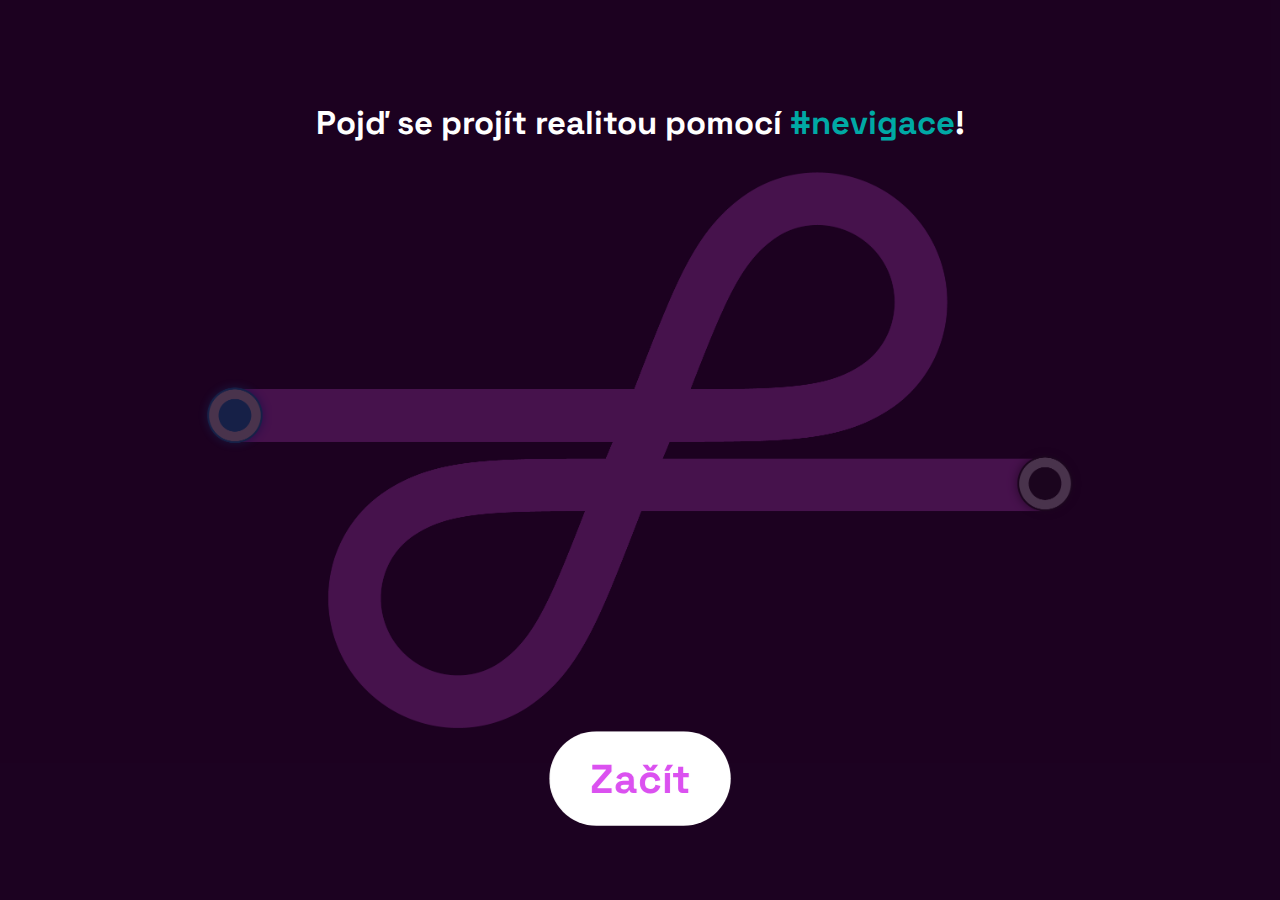
<file: index.html>
<!DOCTYPE html>
<html>
<head>

  <title>Nevigace</title>
  <meta charset="utf-8">
  <meta name="description" content="Nevigace dává uživateli možnost zkusit si projít realitu nezávisle na strukturách on-line map, podle kterých běžně vnímáme reálný prostor." />
  <meta name="keywords" content="mapa, mapy, navigace, vizualove, umělecký projekt, studentský projekt, vizuální design, spekulativní grafický design" />
  <meta name="author" content="Terezie Hodanová, Tereza Pöthe" />

  <link rel="preconnect" href="https://fonts.googleapis.com">
  <link rel="preconnect" href="https://fonts.gstatic.com" crossorigin>
  <link href="https://fonts.googleapis.com/css2?family=Space+Grotesk:wght@300;400;500;600;700&display=swap" rel="stylesheet">

  <script src='https://api.mapbox.com/mapbox-gl-js/v2.6.1/mapbox-gl.js'></script>
  <link href='https://api.mapbox.com/mapbox-gl-js/v2.6.1/mapbox-gl.css' rel='stylesheet' />

  <link rel="stylesheet" type="text/css" href="style.css">
  <meta name="viewport" content="width=device-width, height=device-height, initial-scale=1.0, maximum-scale=1.0, user-scalable=no" />

  <link rel="apple-touch-icon" sizes="180x180" href="favicon/apple-touch-icon.png">
  <link rel="icon" type="image/png" sizes="32x32" href="favicon/favicon-32x32.png">
  <link rel="icon" type="image/png" sizes="16x16" href="favicon/favicon-16x16.png">
  <link rel="manifest" href="favicon/site.webmanifest">
  <link rel="mask-icon" href="favicon/safari-pinned-tab.svg" color="#2d1353">
  <meta name="msapplication-TileColor" content="#2d1353">
  <meta name="theme-color" content="#1C0221">

   <script src="vunit.js"></script>

   <script>
     new vUnit({
       CSSMap: {
         // The selector (vUnit will create rules ranging from .selector1 to .selector100)
         '.vh_height': {
           // The CSS property (any CSS property that accepts px as units)
           property: 'height',
           // What to base the value on (vh, vw, vmin or vmax)
           reference: 'vh'
         },
         '.vw_width': {
           property: 'width',
           reference: 'vw'
         },
         '.vh_font-size': {
           property: 'font-size',
           reference: 'vh'
         },
         '.vh_font-size': {
           property: 'font-size',
           reference: 'vh'
         },vh_
       },
       onResize: function() {}
     }).init();
   </script>

</head>
<body>
  <main>

    <div class="layer2"></div>

    <div class="layer3">
        <div class="box2">
            <h1><br>Pojď se projít realitou pomocí <p2>#nevigace</p2>!</h1>
        </div>
    </div>

    <div class="layer3">
        <button class="button" id="zacit" onclick="window.location.href='vyber.html';">
          Začít
        </button>
    </div>

    <img src="sources/logo.png" id="logo-uvod">

    <div id='map'></div>

  </main>
</body>
<script src="uvod.js"></script>
</html>
</file>
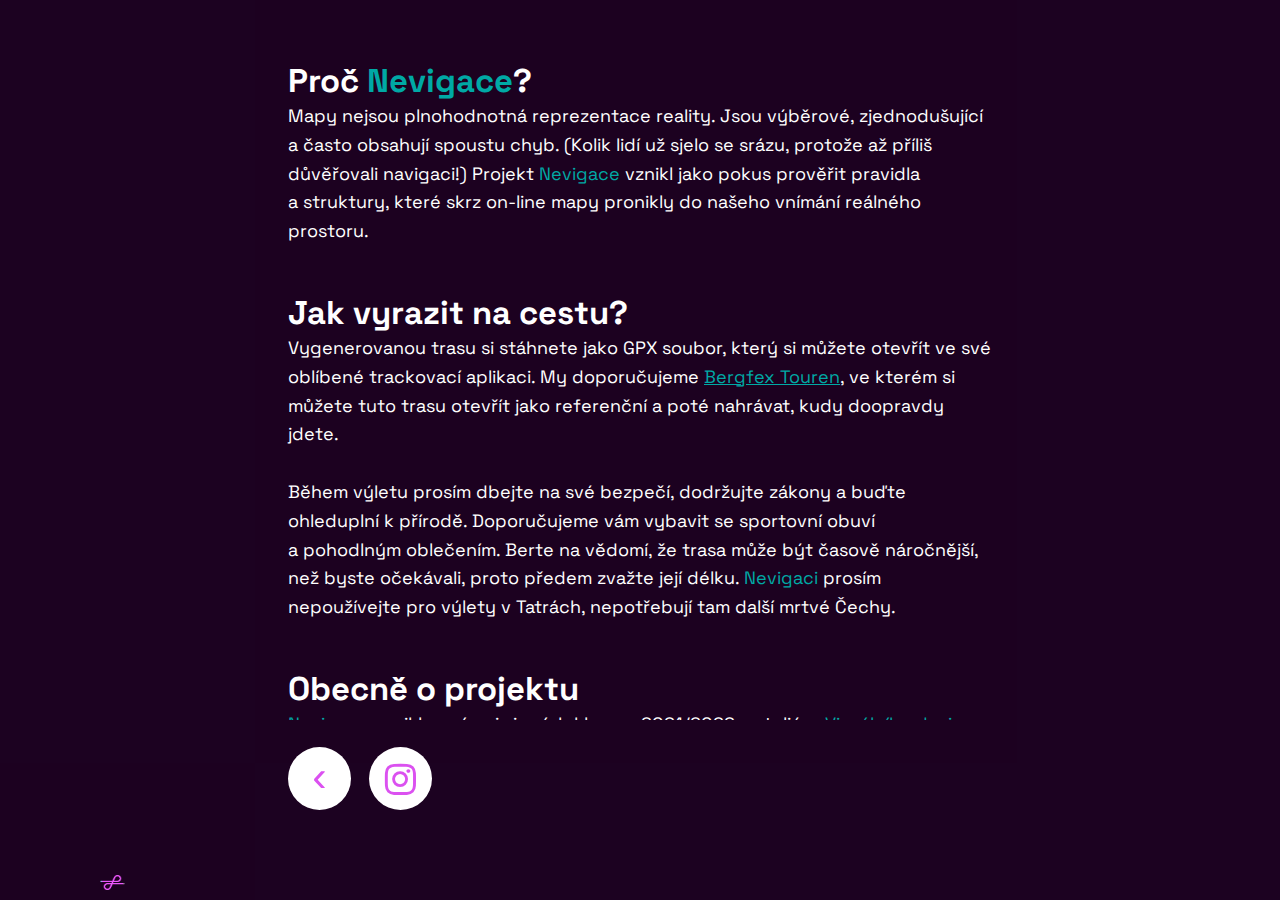
<file: onas.html>
<!DOCTYPE html>
<html>
<head>

    <title>O projektu – Nevigace</title>
    <meta charset="utf-8">
    <meta name="description" content="Nevigace dává uživateli možnost zkusit si projít realitu nezávisle na strukturách on-line map, podle kterých běžně vnímáme reálný prostor." />
    <meta name="keywords" content="mapa, mapy, navigace, vizualove, umělecký projekt, studentský projekt, vizuální design, spekulativní grafický design" />
    <meta name="author" content="Terezie Hodanová, Tereza Pöthe" />

    <link rel="preconnect" href="https://fonts.googleapis.com">
    <link rel="preconnect" href="https://fonts.gstatic.com" crossorigin>
    <link href="https://fonts.googleapis.com/css2?family=Space+Grotesk:wght@300;400;500;600;700&display=swap" rel="stylesheet">

    <script src='https://api.mapbox.com/mapbox-gl-js/v2.6.1/mapbox-gl.js'></script>
    <link href='https://api.mapbox.com/mapbox-gl-js/v2.6.1/mapbox-gl.css' rel='stylesheet' />

    <link rel="stylesheet" type="text/css" href="style.css">
    <meta name="viewport" content="width=device-width, height=device-height, initial-scale=1.0, maximum-scale=1.0, user-scalable=no" />

    <link rel="apple-touch-icon" sizes="180x180" href="favicon/apple-touch-icon.png">
    <link rel="icon" type="image/png" sizes="32x32" href="favicon/favicon-32x32.png">
    <link rel="icon" type="image/png" sizes="16x16" href="favicon/favicon-16x16.png">
    <link rel="manifest" href="favicon/site.webmanifest">
    <link rel="mask-icon" href="favicon/safari-pinned-tab.svg" color="#2d1353">
    <meta name="msapplication-TileColor" content="#2d1353">
    <meta name="theme-color" content="#1C0221">

     <script src="vunit.js"></script>

     <!-- Instantiate vUnit.js passing a CSSMap with properties you want to play with -->
     <script>
       new vUnit({
         CSSMap: {
           // The selector (vUnit will create rules ranging from .selector1 to .selector100)
           '.vh_height': {
             // The CSS property (any CSS property that accepts px as units)
             property: 'height',
             // What to base the value on (vh, vw, vmin or vmax)
             reference: 'vh'
           },
           '.vw_width': {
             property: 'width',
             reference: 'vw'
           },
           '.vh_font-size': {
             property: 'font-size',
             reference: 'vh'
           },
         },
         onResize: function() {}
       }).init();
     </script>

</head>
<body>
  <main>

    <div class="layer2"></div>

    <div class="layer3">
        <div class="box3">
            <h1>Proč <p2>Nevigace</p2>?</h1>
              <p>Mapy nejsou plnohodnotná reprezentace reality. Jsou výběrové, zjednodušující a&nbsp;často obsahují spoustu chyb. (Kolik lidí už sjelo se srázu, protože až příliš důvěřovali navigaci!)
              Projekt <p2>Nevigace</p2> vznikl jako pokus prověřit pravidla a&nbsp;struktury, které skrz on-line mapy pronikly do našeho vnímání reálného prostoru.</p>
              <br><br>
            <h1>Jak vyrazit na cestu?</h1>
              <p>Vygenerovanou trasu si stáhnete jako GPX soubor, který si můžete otevřít ve své oblíbené trackovací aplikaci. My doporučujeme <p3 onclick="window.open('https://www.bergfex.cz/apps/','_blank')">Bergfex Touren</p3>, ve kterém si můžete tuto trasu otevřít jako referenční a&nbsp;poté nahrávat, kudy doopravdy jdete.
              <br><br>
              Během výletu prosím dbejte na své bezpečí, dodržujte zákony a&nbsp;buďte ohleduplní k&nbsp;přírodě. Doporučujeme vám vybavit se sportovní obuví a&nbsp;pohodlným oblečením. Berte na vědomí, že trasa může být časově náročnější, než byste očekávali, proto předem zvažte její délku. <p2>Nevigaci</p2> prosím nepoužívejte pro výlety v&nbsp;Tatrách, nepotřebují tam další mrtvé Čechy.</p>
              <br><br>
            <h1>Obecně o projektu</h1>
              <p><p2>Nevigace</p2> vznikla v&nbsp;rámci zimních klauzur 2021/2022 v&nbsp;ateliéru <p3 onclick="window.open('https://fud.ujep.cz/ateliery/vizualni-design/','_blank')">Vizuálního designu</p3> FUD UJEP. Autorkami jsou <p3 onclick="window.open('https://www.instagram.com/te.ma.ho.graphic/','_blank')">Terezie&nbsp;Hodanová</p3> a&nbsp;<p3 onclick="window.open('https://www.instagram.com/vizualniterapie/','_blank')">Tereza&nbsp;Pöthe</p3>. Obrovský dík patří Filipu Richterovi za nadšenou pomoc s&nbsp;JavaScriptem! Na <p2>Nevigaci</p2> stále pracujeme, proto se omlouváme za případné nedostatky. Pokud by vás zajímalo více z&nbsp;procesu jejího vzniku, najdete to <p3 onclick="window.open('proces.html','_blank')">zde</p3>.
              Momentálně nefunguje nastavení vzdálenosti a&nbsp;exportuje se .geojson soubor.</p>
        </div>
    </div>

    <ul id="tlacitkatrasa">
      <li><button class="button-ig" id="zpet" onclick="zpet();">
          &#8249;
      </button></li>

      <li><button class="button-ig" id="ig" button onclick="window.open('https://www.instagram.com/nevigace/','_blank')">
          <a href="#" class="fa fa-instagram"></a>
           <link rel="stylesheet" href="https://cdnjs.cloudflare.com/ajax/libs/font-awesome/4.7.0/css/font-awesome.min.css">
      </button></li>
    </ul>

    <img src="sources/logo.png" id="logo">

    <div id='map'></div>

  </main>
</body>
<script src="uvod.js"></script>
</html>
</file>
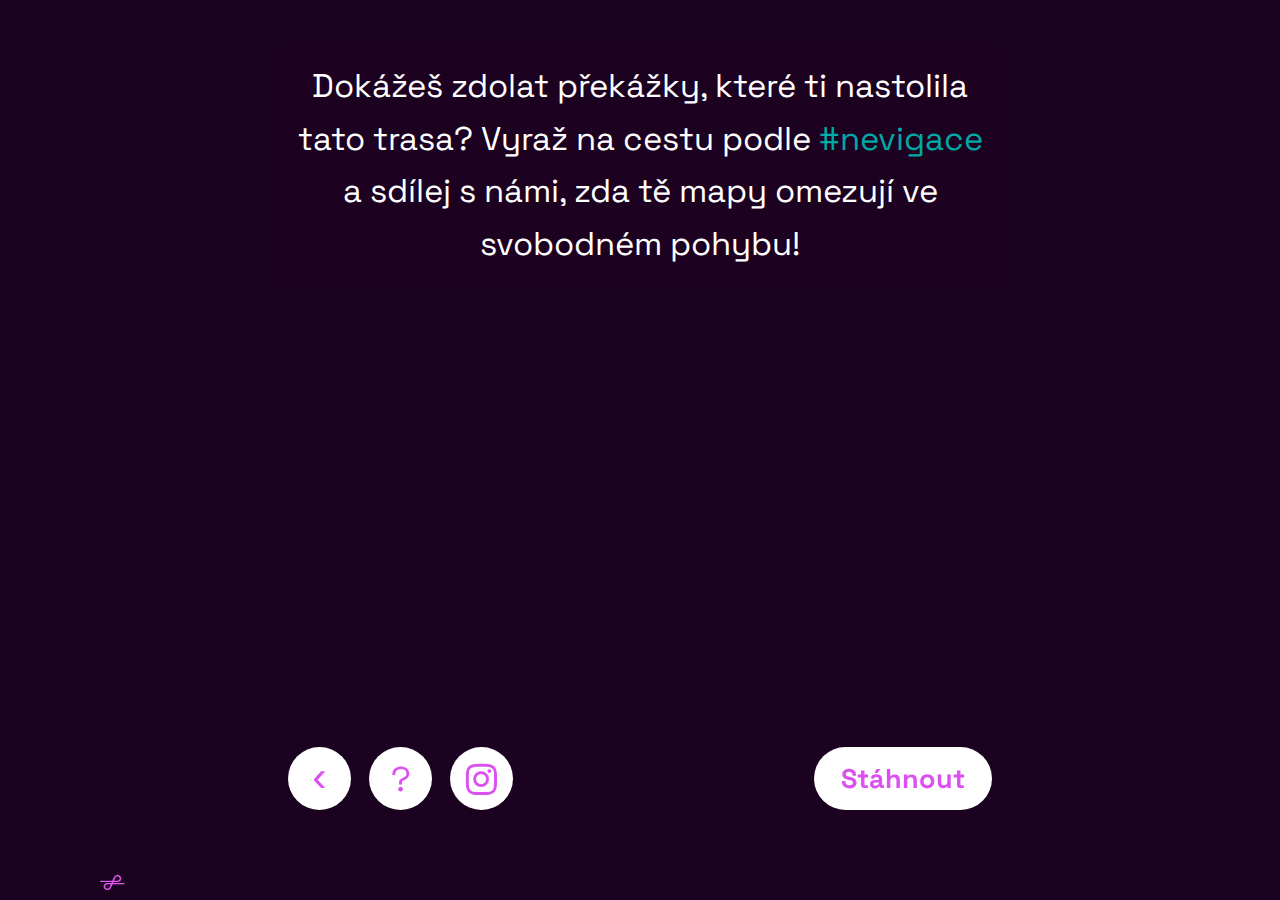
<file: trasa.html>
<!DOCTYPE html>
<html>
<head>

    <title>Vaše trasa – Nevigace</title>
    <meta charset="utf-8">
    <meta name="description" content="Nevigace dává uživateli možnost zkusit si projít realitu nezávisle na strukturách on-line map, podle kterých běžně vnímáme reálný prostor." />
    <meta name="keywords" content="mapa, mapy, navigace, vizualove, umělecký projekt, studentský projekt, vizuální design, spekulativní grafický design" />
    <meta name="author" content="Terezie Hodanová, Tereza Pöthe" />

    <link rel="preconnect" href="https://fonts.googleapis.com">
    <link rel="preconnect" href="https://fonts.gstatic.com" crossorigin>
    <link href="https://fonts.googleapis.com/css2?family=Space+Grotesk:wght@300;400;500;600;700&display=swap" rel="stylesheet">

    <script src='https://api.mapbox.com/mapbox-gl-js/v2.6.1/mapbox-gl.js'></script>
    <link href='https://api.mapbox.com/mapbox-gl-js/v2.6.1/mapbox-gl.css' rel='stylesheet' />

    <link rel="stylesheet" type="text/css" href="style.css">
    <meta name="viewport" content="width=device-width, height=device-height, initial-scale=1.0, maximum-scale=1.0, user-scalable=no" />

    <link rel="apple-touch-icon" sizes="180x180" href="favicon/apple-touch-icon.png">
    <link rel="icon" type="image/png" sizes="32x32" href="favicon/favicon-32x32.png">
    <link rel="icon" type="image/png" sizes="16x16" href="favicon/favicon-16x16.png">
    <link rel="manifest" href="favicon/site.webmanifest">
    <link rel="mask-icon" href="favicon/safari-pinned-tab.svg" color="#2d1353">
    <meta name="msapplication-TileColor" content="#2d1353">
    <meta name="theme-color" content="#1C0221">

    <script src="vunit.js"></script>

     <!-- Instantiate vUnit.js passing a CSSMap with properties you want to play with -->
    <script>
       new vUnit({
         CSSMap: {
           // The selector (vUnit will create rules ranging from .selector1 to .selector100)
           '.vh_height': {
             // The CSS property (any CSS property that accepts px as units)
             property: 'height',
             // What to base the value on (vh, vw, vmin or vmax)
             reference: 'vh'
           },
           '.vw_width': {
             property: 'width',
             reference: 'vw'
           },
           '.vh_font-size': {
             property: 'font-size',
             reference: 'vh'
           },
         },
         onResize: function() {}
       }).init();
    </script>

    <script src="load_map_images.js"></script>
   	<script src="generator_trasy.js"></script>

</head>
<body>
  <main>

    <div class="layer3">
        <div class="box">
            <p>Dokážeš zdolat překážky, které ti nastolila tato trasa? Vyraž na cestu podle <p2>#nevigace</p2> a&nbsp;sdílej s&nbsp;námi, zda tě mapy omezují ve svobodném pohybu!</p>
        </div>
    </div>

    <ul id="tlacitkatrasa">
        <li><button class="button-ig" id="zpet" button onclick="window.location.href='index.html';">
          &#8249;
        </button></li>

        <li><button class="button-ig" id="my" onclick="onas();">
          ?
        </button></li>

        <li><button class="button-ig" id="ig" button onclick="window.open('https://www.instagram.com/nevigace/','_blank')">
          <a href="#" class="fa fa-instagram"></a>
           <link rel="stylesheet" href="https://cdnjs.cloudflare.com/ajax/libs/font-awesome/4.7.0/css/font-awesome.min.css">
        </button></li>
    </ul>

    <div class="layer3">
      <button class="button" id="stahujjson">
        Stáhnout
      </button>
      <a id="export_link"/>
    </div>

    <img src="sources/logo.png" id="logo">

    <div id='map'></div>

  </main>
</body>
<script src="trasa.js"></script>
</html>
</file>
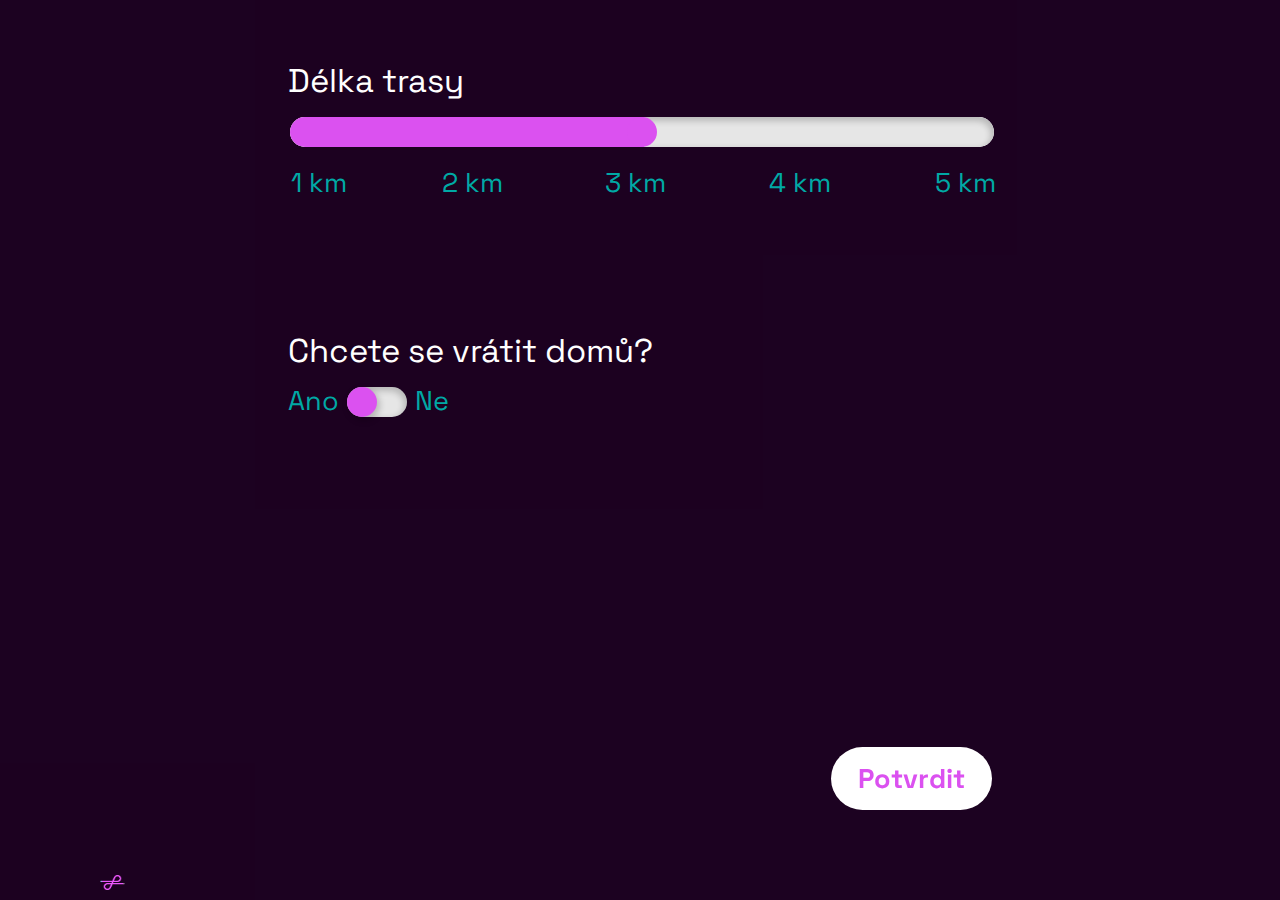
<file: volby.html>
<!DOCTYPE html>
<html>
<head>

    <title>Volby trasy – Nevigace</title>
    <meta charset="utf-8">
    <meta name="description" content="Nevigace dává uživateli možnost zkusit si projít realitu nezávisle na strukturách on-line map, podle kterých běžně vnímáme reálný prostor." />
    <meta name="keywords" content="mapa, mapy, navigace, vizualove, umělecký projekt, studentský projekt, vizuální design, spekulativní grafický design" />
    <meta name="author" content="Terezie Hodanová, Tereza Pöthe" />

    <link rel="preconnect" href="https://fonts.googleapis.com">
    <link rel="preconnect" href="https://fonts.gstatic.com" crossorigin>
    <link href="https://fonts.googleapis.com/css2?family=Space+Grotesk:wght@300;400;500;600;700&display=swap" rel="stylesheet">

    <script src='https://api.mapbox.com/mapbox-gl-js/v2.6.1/mapbox-gl.js'></script>
    <link href='https://api.mapbox.com/mapbox-gl-js/v2.6.1/mapbox-gl.css' rel='stylesheet' />

    <link rel="stylesheet" type="text/css" href="style.css">
    <meta name="viewport" content="width=device-width, height=device-height, initial-scale=1.0, maximum-scale=1.0, user-scalable=no" />

    <link rel="apple-touch-icon" sizes="180x180" href="favicon/apple-touch-icon.png">
    <link rel="icon" type="image/png" sizes="32x32" href="favicon/favicon-32x32.png">
    <link rel="icon" type="image/png" sizes="16x16" href="favicon/favicon-16x16.png">
    <link rel="manifest" href="favicon/site.webmanifest">
    <link rel="mask-icon" href="favicon/safari-pinned-tab.svg" color="#2d1353">
    <meta name="msapplication-TileColor" content="#2d1353">
    <meta name="theme-color" content="#1C0221">

     <script src="vunit.js"></script>

     <!-- Instantiate vUnit.js passing a CSSMap with properties you want to play with -->
     <script>
       new vUnit({
         CSSMap: {
           // The selector (vUnit will create rules ranging from .selector1 to .selector100)
           '.vh_height': {
             // The CSS property (any CSS property that accepts px as units)
             property: 'height',
             // What to base the value on (vh, vw, vmin or vmax)
             reference: 'vh'
           },
           '.vw_width': {
             property: 'width',
             reference: 'vw'
           },
           '.vh_font-size': {
             property: 'font-size',
             reference: 'vh'
           },
         },
         onResize: function() {}
       }).init();
     </script>

</head>
<body>
  <main>
        <div class="layer2"></div>

        <div class="layer3">
            <div class="slidecontainer" width="100%">
              <p>Délka trasy</p>
              <input type="range" min="0" max="4" class="slider2" id="distanceSlider">
              <table>
                <tr>
                  <td><p1>1 km</p1></td>
                  <td><p1>2 km</p1></td>
                  <td><p1>3 km</p1></td>
                  <td><p1>4 km</p1></td>
                  <td><p1>5 km</p1></td>
                </tr>
              </table>
            </div>
            <br>
            <div class="slidecontainer2" width="100%">
        			<p>Chcete se vrátit domů?</p>
        			<p1>Ano</p1>
        			<label class="switch">
        				<input type="checkbox" id="returnSwitch" />
        				<span class="slider round"></span>
        			</label>
        			<p1>Ne</p1>
        		</div>
      </div>

      <div class="layer3">
          <button class="button" id="potvrdit" onclick="submit();">
            Potvrdit
          </button>
      </div>

      <img src="sources/logo.png" id="logo">

      <div id='map'></div>

  </main>
</body>
<script src="volby.js"></script>
</html>
</file>
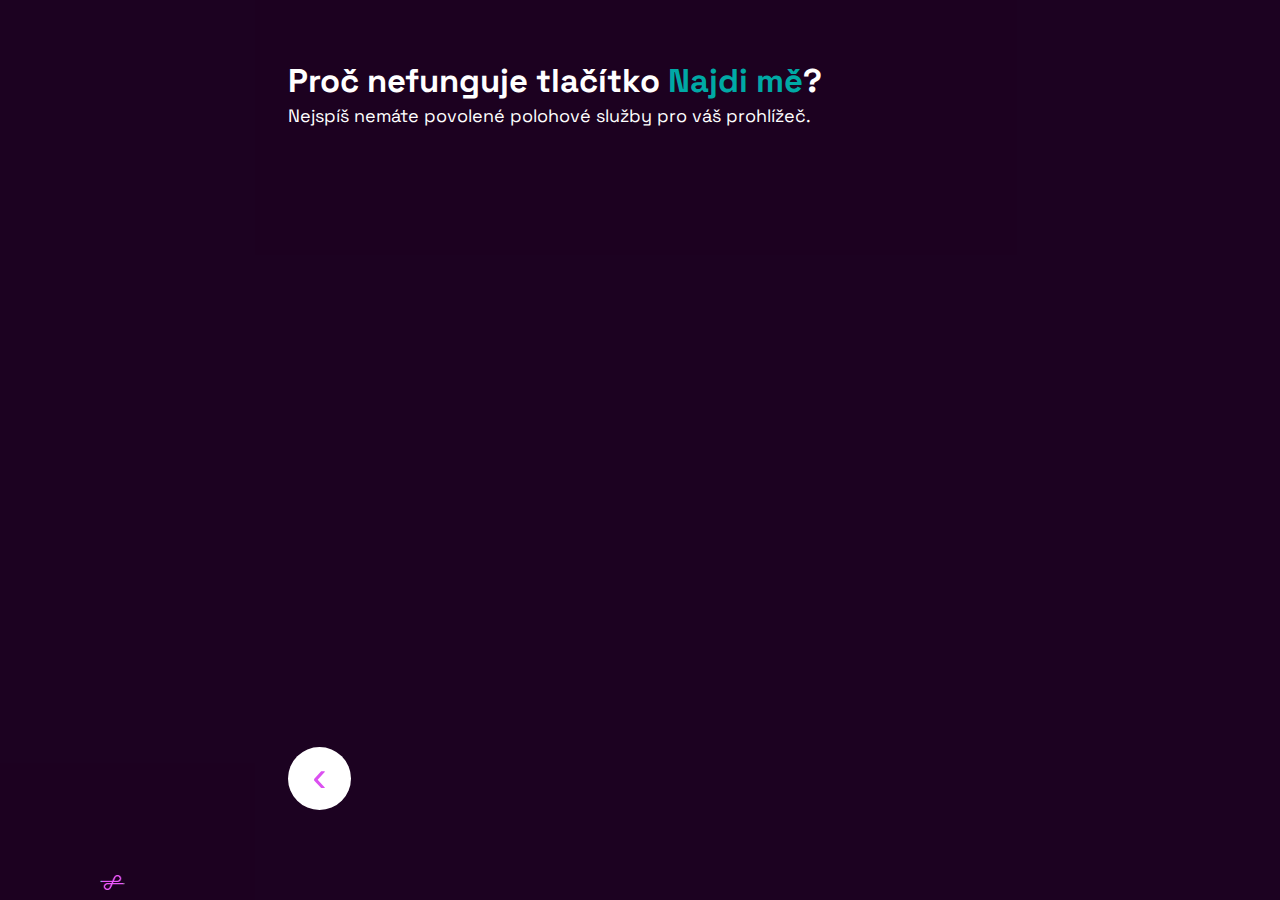
<file: vyber-help.html>
<!DOCTYPE html>
<html>
<head>

    <title>O projektu – Nevigace</title>
    <meta charset="utf-8">
    <meta name="description" content="Nevigace dává uživateli možnost zkusit si projít realitu nezávisle na strukturách on-line map, podle kterých běžně vnímáme reálný prostor." />
    <meta name="keywords" content="mapa, mapy, navigace, vizualove, umělecký projekt, studentský projekt, vizuální design, spekulativní grafický design" />
    <meta name="author" content="Terezie Hodanová, Tereza Pöthe" />

    <link rel="preconnect" href="https://fonts.googleapis.com">
    <link rel="preconnect" href="https://fonts.gstatic.com" crossorigin>
    <link href="https://fonts.googleapis.com/css2?family=Space+Grotesk:wght@300;400;500;600;700&display=swap" rel="stylesheet">

    <script src='https://api.mapbox.com/mapbox-gl-js/v2.6.1/mapbox-gl.js'></script>
    <link href='https://api.mapbox.com/mapbox-gl-js/v2.6.1/mapbox-gl.css' rel='stylesheet' />

    <link rel="stylesheet" type="text/css" href="style.css">
    <meta name="viewport" content="width=device-width, height=device-height, initial-scale=1.0, maximum-scale=1.0, user-scalable=no" />

    <link rel="apple-touch-icon" sizes="180x180" href="favicon/apple-touch-icon.png">
    <link rel="icon" type="image/png" sizes="32x32" href="favicon/favicon-32x32.png">
    <link rel="icon" type="image/png" sizes="16x16" href="favicon/favicon-16x16.png">
    <link rel="manifest" href="favicon/site.webmanifest">
    <link rel="mask-icon" href="favicon/safari-pinned-tab.svg" color="#2d1353">
    <meta name="msapplication-TileColor" content="#2d1353">
    <meta name="theme-color" content="#1C0221">

     <script src="vunit.js"></script>

     <!-- Instantiate vUnit.js passing a CSSMap with properties you want to play with -->
     <script>
       new vUnit({
         CSSMap: {
           // The selector (vUnit will create rules ranging from .selector1 to .selector100)
           '.vh_height': {
             // The CSS property (any CSS property that accepts px as units)
             property: 'height',
             // What to base the value on (vh, vw, vmin or vmax)
             reference: 'vh'
           },
           '.vw_width': {
             property: 'width',
             reference: 'vw'
           },
           '.vh_font-size': {
             property: 'font-size',
             reference: 'vh'
           },
         },
         onResize: function() {}
       }).init();
     </script>

</head>
<body>
  <main>

    <div class="layer2"></div>

    <div class="layer3">
        <div class="box3">
            <h1>Proč nefunguje tlačítko <p2>Najdi mě</p2>?</h1>
            <p>Nejspíš nemáte povolené polohové služby pro váš prohlížeč.</p>
        </div>
    </div>

    <ul id="tlacitkatrasa">
      <li><button class="button-ig" id="zpet" onclick="window.location.href='vyber.html';">
          &#8249;
      </button></li>
    </ul>

    <img src="sources/logo.png" id="logo">

    <div id='map'></div>

  </main>
</body>
<script src="uvod.js"></script>
</html>
</file>
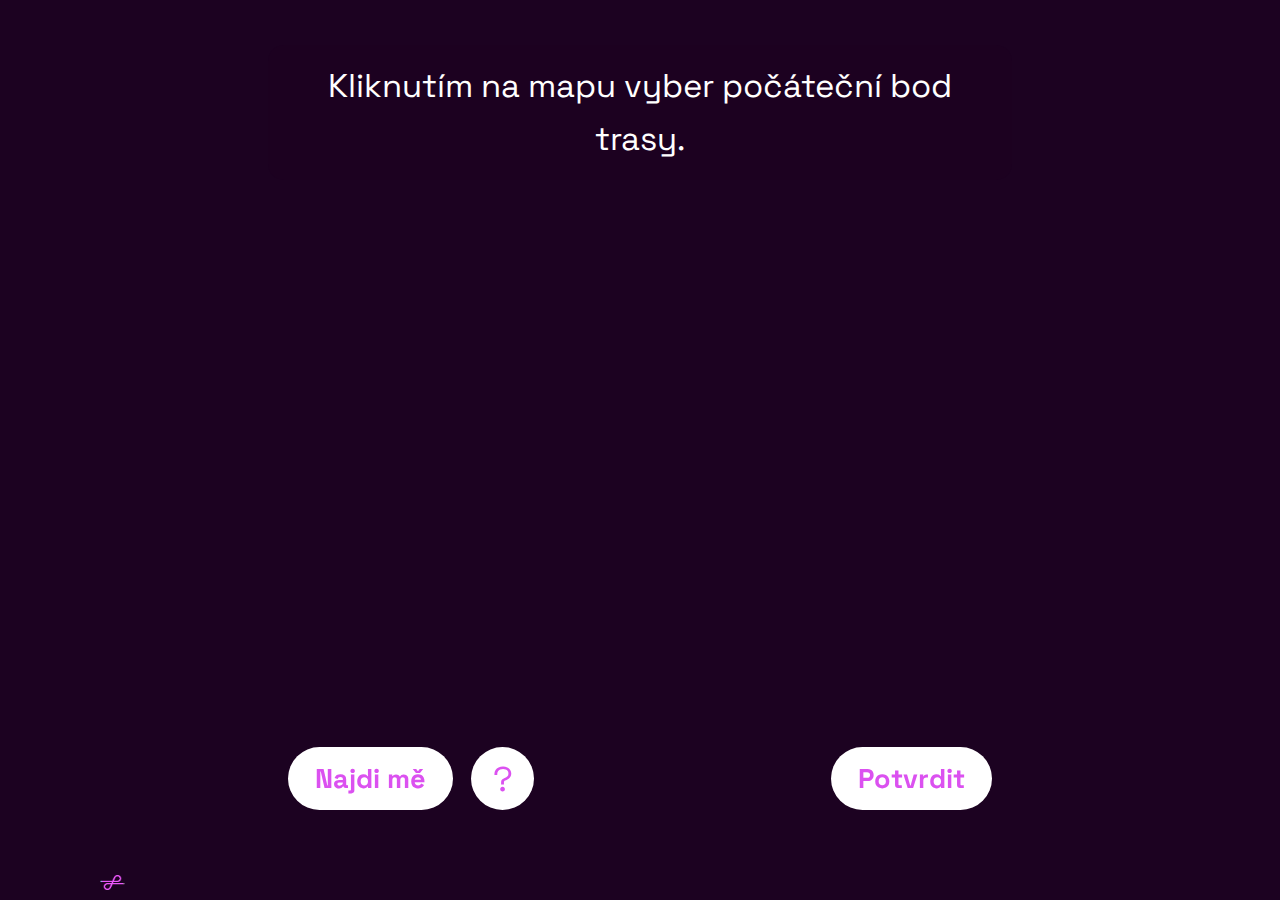
<file: vyber.html>
<!DOCTYPE html>
<html>
<head>

    <title>Volby trasy – Nevigace</title>
    <meta charset="utf-8">
    <meta name="description" content="Nevigace dává uživateli možnost zkusit si projít realitu nezávisle na strukturách on-line map, podle kterých běžně vnímáme reálný prostor." />
    <meta name="keywords" content="mapa, mapy, navigace, vizualove, umělecký projekt, studentský projekt, vizuální design, spekulativní grafický design" />
    <meta name="author" content="Terezie Hodanová, Tereza Pöthe" />

    <link rel="preconnect" href="https://fonts.googleapis.com">
    <link rel="preconnect" href="https://fonts.gstatic.com" crossorigin>
    <link href="https://fonts.googleapis.com/css2?family=Space+Grotesk:wght@300;400;500;600;700&display=swap" rel="stylesheet">

    <script src='https://api.mapbox.com/mapbox-gl-js/v2.6.1/mapbox-gl.js'></script>
    <link href='https://api.mapbox.com/mapbox-gl-js/v2.6.1/mapbox-gl.css' rel='stylesheet' />

    <link rel="stylesheet" type="text/css" href="style.css">
    <meta name="viewport" content="width=device-width, height=device-height, initial-scale=1.0, maximum-scale=1.0, user-scalable=no" />

    <link rel="apple-touch-icon" sizes="180x180" href="favicon/apple-touch-icon.png">
    <link rel="icon" type="image/png" sizes="32x32" href="favicon/favicon-32x32.png">
    <link rel="icon" type="image/png" sizes="16x16" href="favicon/favicon-16x16.png">
    <link rel="manifest" href="favicon/site.webmanifest">
    <link rel="mask-icon" href="favicon/safari-pinned-tab.svg" color="#2d1353">
    <meta name="msapplication-TileColor" content="#2d1353">
    <meta name="theme-color" content="#1C0221">

     <script src="vunit.js"></script>

     <!-- Instantiate vUnit.js passing a CSSMap with properties you want to play with -->
     <script>
       new vUnit({
         CSSMap: {
           // The selector (vUnit will create rules ranging from .selector1 to .selector100)
           '.vh_height': {
             // The CSS property (any CSS property that accepts px as units)
             property: 'height',
             // What to base the value on (vh, vw, vmin or vmax)
             reference: 'vh'
           },
           '.vw_width': {
             property: 'width',
             reference: 'vw'
           },
           '.vh_font-size': {
             property: 'font-size',
             reference: 'vh'
           },
         },
         onResize: function() {}
       }).init();
     </script>

</head>
<body>
  <main>

    <div class="layer3">
        <div class="box">
            <p>Kliknutím na mapu vyber počáteční bod trasy.</p>
        </div>
    </div>

    <ul id="tlacitkatrasa">
      <li><button class="button" id="najdime">Najdi mě</button></li>
      <li><button class="button-ig" id="my" onclick="window.location.href='vyber-help.html';">?</button></li>
    </ul>

    <div class="layer3">
        <button class="button" id="potvrdit" onclick="vyber();">
          Potvrdit
        </button>
    </div>

    <img src="sources/logo.png" id="logo">

    <div id='map'></div>

  </main>
</body>
<script src="vyber.js"></script>
</html>
</file>
<file: style.css>
body {
  margin: 0;
  padding: 0;
  background-color: #1C0221;
  font-family: 'Space Grotesk', sans-serif;
}

p {
  font-family: 'Space Grotesk', sans-serif;
  margin: 0;
  color: white;
  line-height:160%;
}

p1 {
  color: #00A9A5;
  font-size: 3vh;
}

p2 {
  color: #00A9A5;
}

p3 {
  color: #00A9A5;
  text-decoration: underline;
  cursor: pointer;
}

h1 {
  font-family: 'Space Grotesk', sans-serif;
  margin: 0;
  color: white;
  font-size: 3.65vh;
}

.layer3 {
  z-index: 1;
  display: inline;
}

.layer2 {
  background-color: rgba(28,2,33,0.7);
  z-index: 0;
  position: absolute;
  width: 100%;
  height: 100%;
}

/*mapa = layer1*/
#map {
  position: absolute;
  display: inline;
  z-index: -1;
  top: 0;
  bottom: 0;
  width: 100%;
}

/*rozhrani*/
.box {
  background-color: rgba(28,2,33,0.7);
  z-index: 1;
  position: absolute;
  display: inline-block;
  top: 5vh;
  left: 50%;
  transform:translateX(-50%);
  width: 55vw;
  border: none;
  overflow: hidden;
  text-align:center;
  font-size: 3.65vh;
  padding: 15px 20px;
  border-radius: 1rem;
  font-family: 'Space Grotesk', sans-serif;
  font-weight: 400;
  cursor: default;
}

.box2 {
  position: absolute;
  display: inline-block;
  top: 5vh;
  left: 50%;
  transform:translateX(-50%);
  width: 55vw;
  border: none;
  overflow: hidden;
  text-align: center;
  font-size: 3.65vh;
  padding: 15px 20px;
  border-radius: 1rem;
  font-family: 'Space Grotesk', sans-serif;
  font-weight: 400;
}

.box3 {
  position: absolute;
  display: inline-block;
  overflow-y: scroll;
  top: 5vh;
  left: 50%;
  bottom: 20vh;
  transform:translateX(-50%);
  width: 55vw;
  border: none;
  text-align: left;
  font-size: 2vh;
  padding: 15px 20px;
  border-radius: 1rem;
  font-family: 'Space Grotesk', sans-serif;
  font-weight: 400;
}

#logo {
  bottom: 10px;
  left: 100px;
  display: inline;
  position: absolute;
  z-index: 0.5;
  width: 25px;
  pointer-events: none;
}

#logo-uvod {
  opacity: 0.2;
  top: 50vh;
  left: 50vw;
  transform: translateY(-50%) translateX(-50%);
  display: inline;
  position: absolute;
  z-index: 0.5;
  width: 70vw;
  pointer-events: none;
}

/*buttons*/
#zacit {
  bottom: 10vh;
  left: 50vw;
  transform-origin: left;
  transform: scale(1.5) translateX(-50%);
}

#potvrdit {
  bottom: 10vh;
  right: 22.5vw;
}

#stahujjson {
  bottom: 10vh;
  right: 22.5vw;
}

#my {
  padding: 0.7vh 2.15vh;
  font-family: 'Space Grotesk', sans-serif;
  font-size: 3.8vh;
  font-weight: 400;
  text-align: center;
}

#zpet {
  padding: 0.1vh 2.2vh 0.6vh;
  font-size: 4.8vh;
  text-align: center;
  font-weight: normal;
}

#ig {
  padding: 0.1vh 0.2vh;
  font-size: 4vh;
  text-align: center;
  font-weight: normal;
}

.fa {
  text-align: center;
  text-decoration: none;
  color: #DB51F0;
  font-size: 4vh;
  padding: 1.1vh 1.3vh;
}

.fa-instagram {
  border: none;
}

.fa:hover {
  color: white;
}

.button-ig {
  position: relative;
  background-color: white;
  border: none;
  overflow: hidden;
  color: #DB51F0;
  text-align: center;
  font-size: 4vh;
  cursor: pointer;
  border-radius: 50%;
  font-weight: 700;
  transition: .2s transform ease-in-out;
  will-change: transform;
  margin-right: 2vh;
  width: 7vh;
  height: 7vh;
}

.button-ig::after {
    display: inline-block;
    height: 100%;
    width: 100%;
    border-radius: 3rem;
    position: absolute;
    left: 0;
    top: 0;
    content: '';
    background-color: #DB51F0;
    transform: translate(-100%, 0) rotate(10deg);
    transform-origin: top left;
    transition: .2s transform ease-out;
    will-change: transform;
    z-index: -1;
}

.button-ig:hover::after {
    transform: translate(0, 0);
}

.button-ig:hover {
    transform: scale(1.05);
    will-change: transform;
    color: white;
}

.button {
  position: absolute;
  display: inline;
  background-color: white;
  border: none;
  overflow: hidden;
  color: #DB51F0;
  padding: 1vh 3vh;
  text-align: center;
  font-size: 3vh;
  cursor: pointer;
  border-radius: 3rem;
  height: 7vh;
  font-family: 'Space Grotesk', sans-serif;
  font-weight: 700;
  white-space: nowrap;
  transition: .2s transform ease-in-out;
  will-change: transform;
}

.button::after {
  display: inline-block;
  height: 100%;
  width: 100%;
  border-radius: 3rem;
  position: absolute;
  left: 0;
  top: 0;
  content: '';
  background-color: #DB51F0;
  transform: translate(-100%, 0) rotate(10deg);
  transform-origin: top left;
  transition: .2s transform ease-out;
  will-change: transform;
  z-index: -1;
}

.button:hover::after {
  transform: translate(0, 0);
}

.button:hover {
  transform: scale(1.05);
  will-change: transform;
  color: white;
}

li {
  list-style-type: none;
  float: left;
}

#potvrditvyber {
  position:relative;
}

#tlacitkatrasa {
  z-index: 1;
  display: inline;
  position: absolute;
  margin:0;
  padding: 0;
  bottom: 10vh;
  left: 22.5vw;
}

#najdime {
  position:relative;
  margin-right: 2vh;
}

/*slider tlacitko*/
          .switch {
            position: relative;
            display: inline-block;
            width: 60px;
            height: 30px;
            color: white;
            vertical-align: middle;
          }

          /* Hide default HTML checkbox */
          .switch input {
            opacity: 0;
            width: 0;
            height: 0;
          }

          /* The slider */
          .slider {
            position: absolute;
            cursor: pointer;
            top: 0;
            left: 0;
            right: 0;
            bottom: 0;
            background: rgb(230,230,230);
            box-shadow: inset -2px 3px 6px 1px rgba(0,0,0,0.2);
            -webkit-transition: .4s;
            transition: .4s;
          }

          .slider:before {
            position: absolute;
            content: "";
            height: 30px;
            width: 30px;
            background-color: #DB51F0;
            box-shadow: 2px 3px 6px 1px rgba(0,0,0,0.2);
            -webkit-transition: .4s;
            transition: .4s;
          }

          input:checked + .slider {
            background: rgb(230,230,230);
            box-shadow: inset -2px 3px 6px 1px rgba(0,0,0,0.2);
          }

          input:focus + .slider {
            background: rgb(230,230,230);
            box-shadow: inset -2px 3px 6px 1px rgba(0,0,0,0.2);
          }

          input:checked + .slider:before {
            -webkit-transform: translateX(30px);
            -ms-transform: translateX(30px);
            transform: translateX(30px);
          }

          /* Rounded sliders */
          .slider.round {
            border-radius: 34px;
          }

          /* přepínač kulička */
          .slider.round:before {
            border-radius: 50%;
          }

/*slider dlouhej*/
          .slidecontainer {
            width: 55vw;
            top: 5vh;
            left: 50%;
            transform:translateX(-50%);
            border: none;
            color: white;
            position: absolute;
            display:inline-block;
            margin:0;
            border: none;
            overflow: hidden;
            text-align: left;
            font-size: 3.65vh;
            padding: 10px 20px;
            border-radius: 1rem;
            font-family: 'Space Grotesk', sans-serif;
            font-weight: 400;
          }

          table {
            padding: 0;
            border: none;
            width: 115%;
            position: relative;
          }

          .slidecontainer2 {
            width: 55vw;
            top: 35vh;
            left: 50%;
            transform:translateX(-50%);
            border: none;
            color: white;
            position: absolute;
            display:inline-block;
            margin:0;
            border: none;
            overflow: hidden;
            text-align: left;
            font-size: 3.65vh;
            padding:10px 20px;
            border-radius: 1rem;
            font-family: 'Space Grotesk', sans-serif;
            font-weight: 400;
          }

          .slider2 {
            -webkit-appearance: none;
            -moz-appearance: none;
            position: relative;
            width: 100%;
            height: 30px ;
            border-radius: 3rem;
            overflow: hidden;
            margin-top: 1vh;
            margin-bottom: 0;

          }

          .slider2::-webkit-slider-thumb {
            -webkit-appearance: none;
            -moz-appearance: none;
            position: relative;
            width: 30px;
            height: 30px;
            border-radius: 50%;
            border: none;
            background: #DB51F0;
            cursor: pointer;
            pointer-events: all;
            box-shadow: -101vw 0 0 100vw #DB51F0;
          }

          .slider2::-webkit-slider-runnable-track {
            position:relative;
            -webkit-appearance: none;
            -moz-appearance: none;
            width: 100%;
            height: 30px;
            border-radius: 3rem;
            background: rgb(230,230,230);
            box-shadow: inset -2px 3px 6px 1px rgba(0,0,0,0.2);
          }

          .slider2::-moz-range-thumb {
            -webkit-appearance: none;
            -moz-appearance: none;
            position: relative;
            width: 30px;
            height: 30px;
            border-radius: 50%;
            border: none;
            background: #DB51F0;
            box-shadow: 2px 3px 6px 1px rgba(0,0,0,0.2);
            cursor: pointer;
            pointer-events: all;
            box-shadow: -101vw 0 0 100vw #DB51F0;
            box-sizing: border-box;
          }

          .slider2::-moz-range-track {
            position:relative;
            -webkit-appearance: none;
            -moz-appearance: none;
            width: 100%;
            height: 30px;
            border-radius: 3rem;
            background: rgb(230,230,230);
            box-shadow: inset -2px 3px 6px 1px rgba(0,0,0,0.2);
          }

          .slider2::-ms-fill-lower {
            -webkit-appearance: none;
            -moz-appearance: none;
            position:relative;
            background-color: #DB51F0;
          }

          .slider2::-ms-fill-upper {
            position:relative;
            -webkit-appearance: none;
            -moz-appearance: none;
            background: rgb(230,230,230);
            box-shadow: inset -2px 3px 6px 1px rgba(0,0,0,0.2);
          }

          .slider2::-ms-thumb {
            -webkit-appearance: none;
            -moz-appearance: none;
            position: relative;
            width: 30px;
            height: 30px;
            border-radius: 50%;
            border: none;
            background: #DB51F0;
            box-shadow: 2px 3px 6px 1px rgba(0,0,0,0.2);
            cursor: pointer;
            pointer-events: all;
          }

          .slider2::-ms-ticks-after {
              display: none;
          }

          .slider2::-ms-ticks-before {
              display: none;
          }

          .slider2::-ms-track {
            -webkit-appearance: none;
            -moz-appearance: none;
            position:relative;
            color: transparent;
            height: 30px;
            border: none;
          }

          .slider2::-ms-tooltip {
              display: none;
          }

          /*???*/
          .slider2::-ms-slider-body {
              height:30px;
          }

/* MEDIA QUERIES*/
@media screen and (max-width: 896px){
  p1 {
    color: #00a9a5;
    font-size: 2vh;
  }

  h1 {
    font-family: 'Space Grotesk', sans-serif;
    margin: 0;
    color: white;
    font-size: 3vh;
  }

  .box {
    top: 2vh;
    min-width: 90vw;
    font-size: 2.7vh;
  }

  .box2 {
    top: 2vh;
    min-width: 90vw;
    font-size: 2.7vh;
  }

  .box3 {
    top: 2vh;
    bottom: 15vh;
    min-width: 90vw;
    font-size: 2vh;
  }

  #zacit {
    left: 50vw;
    bottom: 10vh;
  }

  #potvrdit {
    right: 5vw;
    bottom: 5vh;
  }

  #stahujjson {
    right: 5vw;
    bottom: 5vh;
  }

  #tlacitkatrasa {
    bottom: 5vh;
    left: 5vw;
  }

  #najdime {
    margin-right: 1vh;
  }

  .button-ig {
    margin-right: 1vh;
  }

  .slidecontainer {
    top: 2vh;
    min-width: 90vw;
    font-size: 2.7vh;
  }

  table {
    width: 112%;
  }

  .slidecontainer2 {
    top: 20vh;
    min-width: 90vw;
    font-size: 2.7vh;
  }

  #logo-uvod {
    opacity: 0.5;
    width: 90vw;
  }

  .slider2::-webkit-slider-thumb {
    box-shadow: -102vw 0 0 100vw #DB51F0;
  }

  .slider2::-moz-range-thumb {
    box-shadow: -102vw 0 0 100vw #DB51F0;
  }

  .vunit {
  -webkit-transition: all .5s;
  -moz-transition: all .5s;
  -ms-transition: all .5s;
  transition: all .5s;
  }

}

@media screen and (max-width: 480px){

  .button {
    transform: scale(0.9);
  }

  .button-ig {
    transform: scale(0.9);
  }

  #potvrdit {
    right: 0;
  }

  #stahujjson {
    right: 0;
  }

  #tlacitkatrasa {
    left: 0;
  }

  #najdime {
    margin-right: 0;
  }

  .button-ig {
    margin-right: 0;
  }

  .slider2::-webkit-slider-thumb {
    box-shadow: -103vw 0 0 100vw #DB51F0;
  }

  .slider2::-moz-range-thumb {
    box-shadow: -103vw 0 0 100vw #DB51F0;
  }

}
</file>
